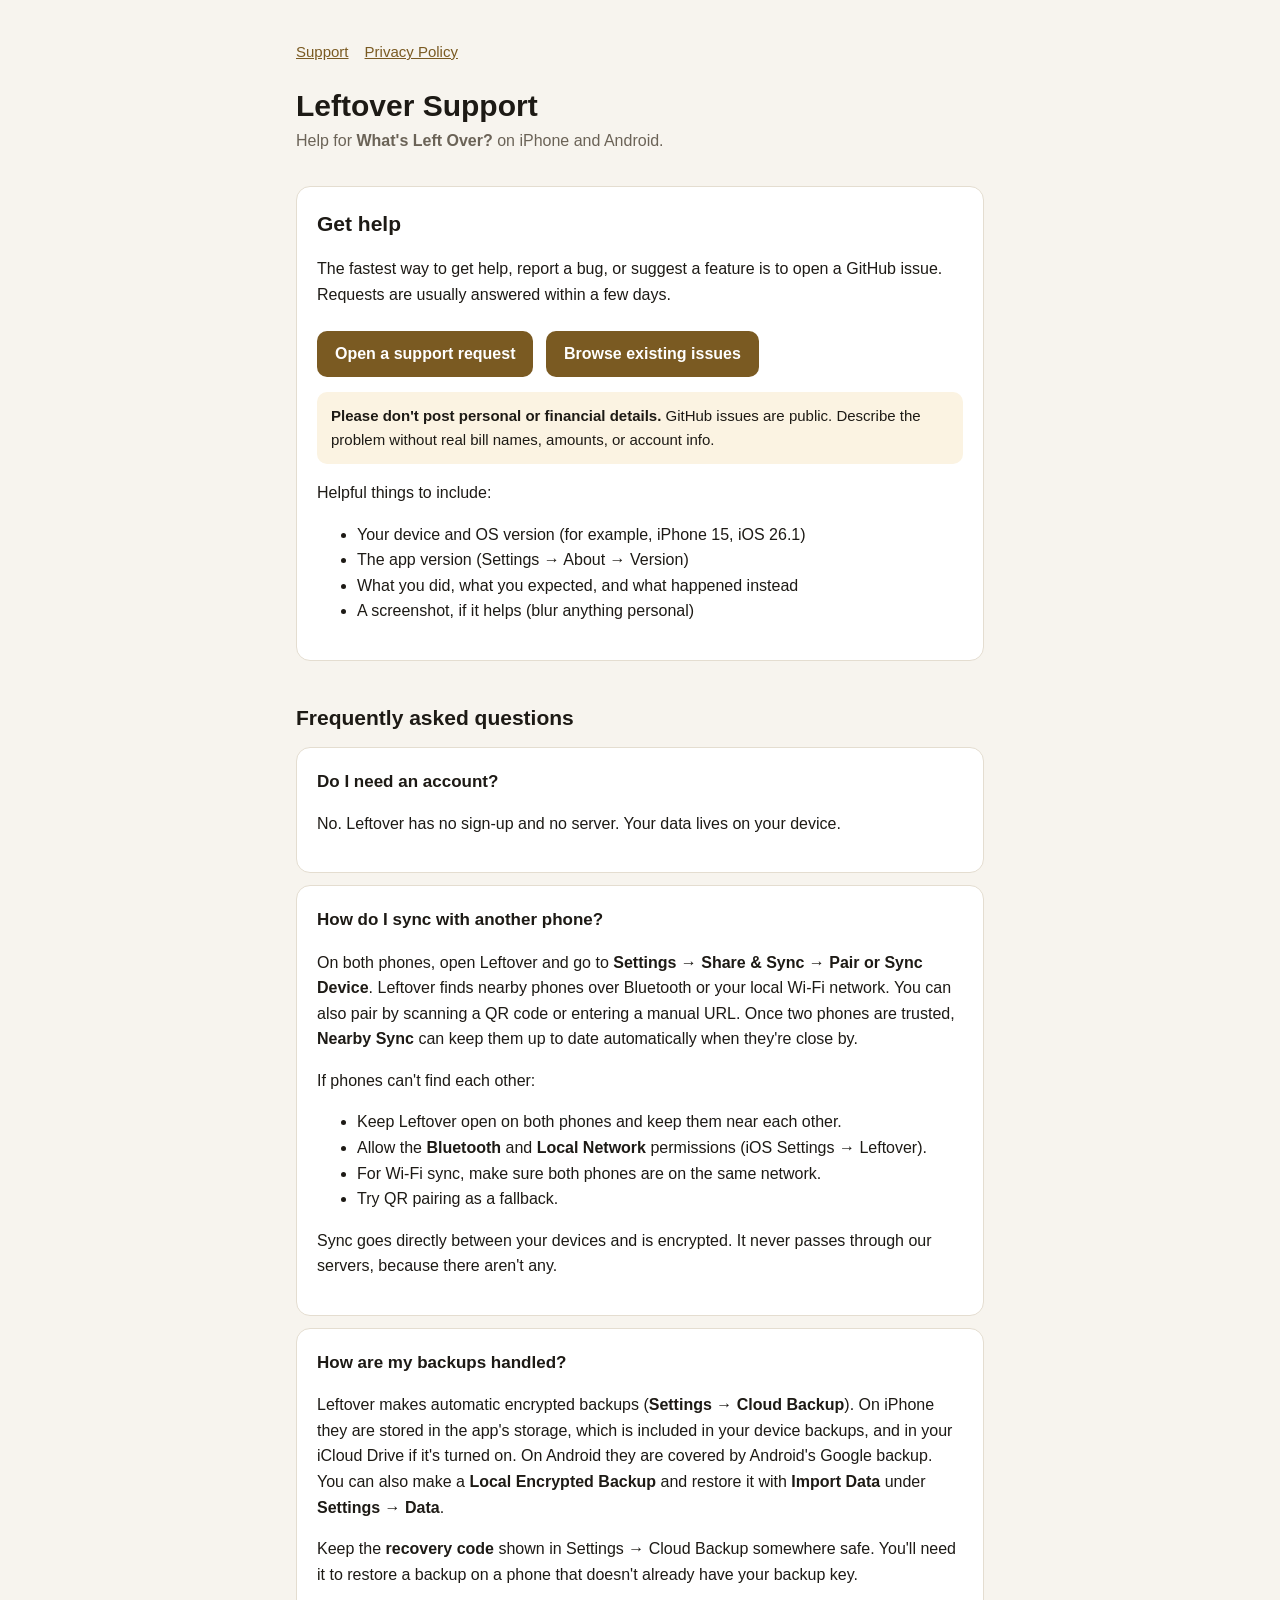
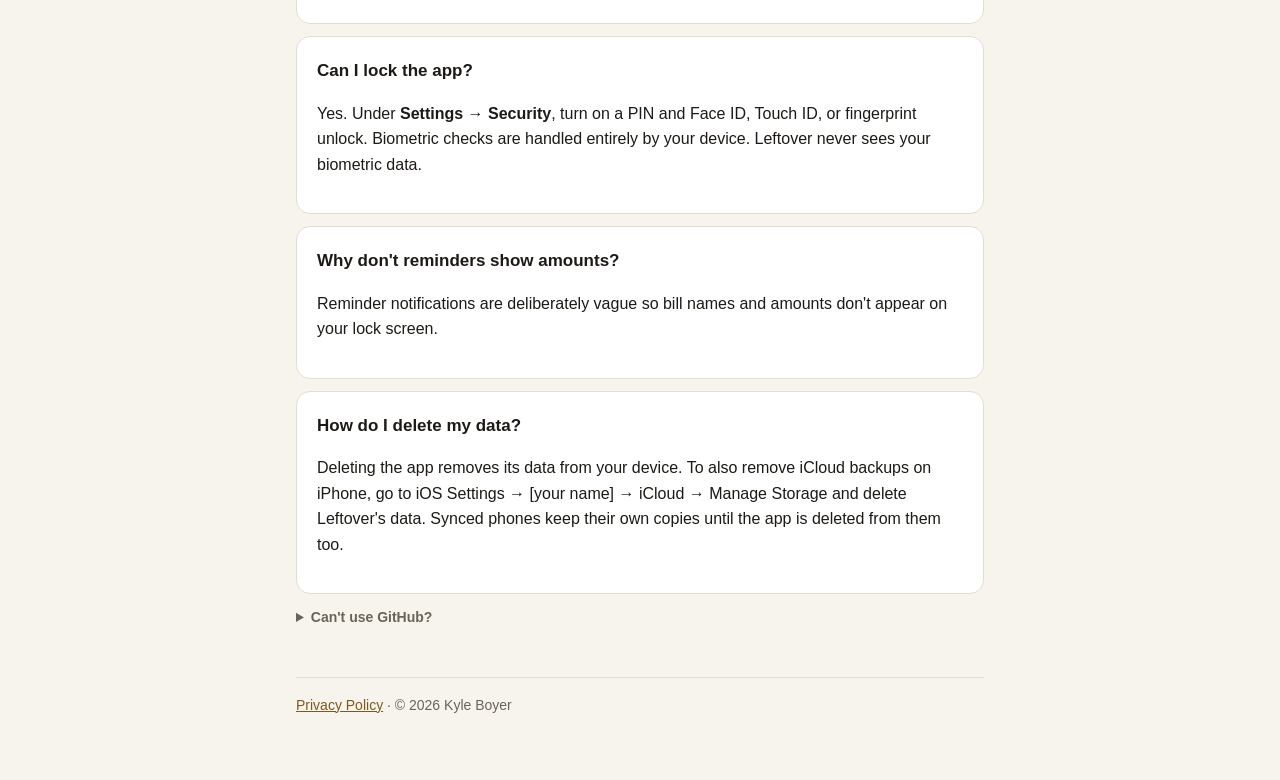
<file: index.html>
<!doctype html>
<html lang="en">
<head>
  <meta charset="utf-8">
  <meta name="viewport" content="width=device-width, initial-scale=1">
  <title>Leftover Support</title>
  <meta name="description" content="Help and support for What's Left Over? (Leftover), the local-first bill and budget app.">
  <link rel="stylesheet" href="style.css">
</head>
<body>
<main>
  <nav><a href="./">Support</a><a href="privacy.html">Privacy Policy</a></nav>

  <header>
    <h1>Leftover Support</h1>
    <p>Help for <strong>What's Left Over?</strong> on iPhone and Android.</p>
  </header>

  <section class="card">
    <h2 style="margin-top:0">Get help</h2>
    <p>The fastest way to get help, report a bug, or suggest a feature is to open a GitHub issue. Requests are usually answered within a few days.</p>
    <a class="button" href="https://github.com/KyleBoyer/leftover-support/issues/new/choose">Open a support request</a>
    <a class="button" href="https://github.com/KyleBoyer/leftover-support/issues">Browse existing issues</a>
    <p class="note"><strong>Please don't post personal or financial details.</strong> GitHub issues are public. Describe the problem without real bill names, amounts, or account info.</p>
    <p>Helpful things to include:</p>
    <ul>
      <li>Your device and OS version (for example, iPhone 15, iOS 26.1)</li>
      <li>The app version (Settings &rarr; About &rarr; Version)</li>
      <li>What you did, what you expected, and what happened instead</li>
      <li>A screenshot, if it helps (blur anything personal)</li>
    </ul>
  </section>

  <h2>Frequently asked questions</h2>

  <div class="card">
    <h3>Do I need an account?</h3>
    <p>No. Leftover has no sign-up and no server. Your data lives on your device.</p>
  </div>

  <div class="card">
    <h3>How do I sync with another phone?</h3>
    <p>On both phones, open Leftover and go to <strong>Settings &rarr; Share &amp; Sync &rarr; Pair or Sync Device</strong>. Leftover finds nearby phones over Bluetooth or your local Wi-Fi network. You can also pair by scanning a QR code or entering a manual URL. Once two phones are trusted, <strong>Nearby Sync</strong> can keep them up to date automatically when they're close by.</p>
    <p>If phones can't find each other:</p>
    <ul>
      <li>Keep Leftover open on both phones and keep them near each other.</li>
      <li>Allow the <strong>Bluetooth</strong> and <strong>Local Network</strong> permissions (iOS Settings &rarr; Leftover).</li>
      <li>For Wi-Fi sync, make sure both phones are on the same network.</li>
      <li>Try QR pairing as a fallback.</li>
    </ul>
    <p>Sync goes directly between your devices and is encrypted. It never passes through our servers, because there aren't any.</p>
  </div>

  <div class="card">
    <h3>How are my backups handled?</h3>
    <p>Leftover makes automatic encrypted backups (<strong>Settings &rarr; Cloud Backup</strong>). On iPhone they are stored in the app's storage, which is included in your device backups, and in your iCloud Drive if it's turned on. On Android they are covered by Android's Google backup. You can also make a <strong>Local Encrypted Backup</strong> and restore it with <strong>Import Data</strong> under <strong>Settings &rarr; Data</strong>.</p>
    <p>Keep the <strong>recovery code</strong> shown in Settings &rarr; Cloud Backup somewhere safe. You'll need it to restore a backup on a phone that doesn't already have your backup key.</p>
  </div>

  <div class="card">
    <h3>Can I lock the app?</h3>
    <p>Yes. Under <strong>Settings &rarr; Security</strong>, turn on a PIN and Face ID, Touch ID, or fingerprint unlock. Biometric checks are handled entirely by your device. Leftover never sees your biometric data.</p>
  </div>

  <div class="card">
    <h3>Why don't reminders show amounts?</h3>
    <p>Reminder notifications are deliberately vague so bill names and amounts don't appear on your lock screen.</p>
  </div>

  <div class="card">
    <h3>How do I delete my data?</h3>
    <p>Deleting the app removes its data from your device. To also remove iCloud backups on iPhone, go to iOS Settings &rarr; [your name] &rarr; iCloud &rarr; Manage Storage and delete Leftover's data. Synced phones keep their own copies until the app is deleted from them too.</p>
  </div>

  <details class="fine">
    <summary>Can't use GitHub?</summary>
    <p>If you can't open an issue, you can email the developer instead. GitHub issues get a faster reply.</p>
    <p><a href="#" id="contact">Email the developer</a></p>
    <noscript><p>Emailing requires JavaScript. Please <a href="https://github.com/KyleBoyer/leftover-support/issues/new/choose">open an issue</a> instead.</p></noscript>
  </details>

  <footer>
    <a href="privacy.html">Privacy Policy</a> &middot; &copy; 2026 Kyle Boyer
  </footer>
</main>
<script src="contact.js"></script>
</body>
</html>
</file>
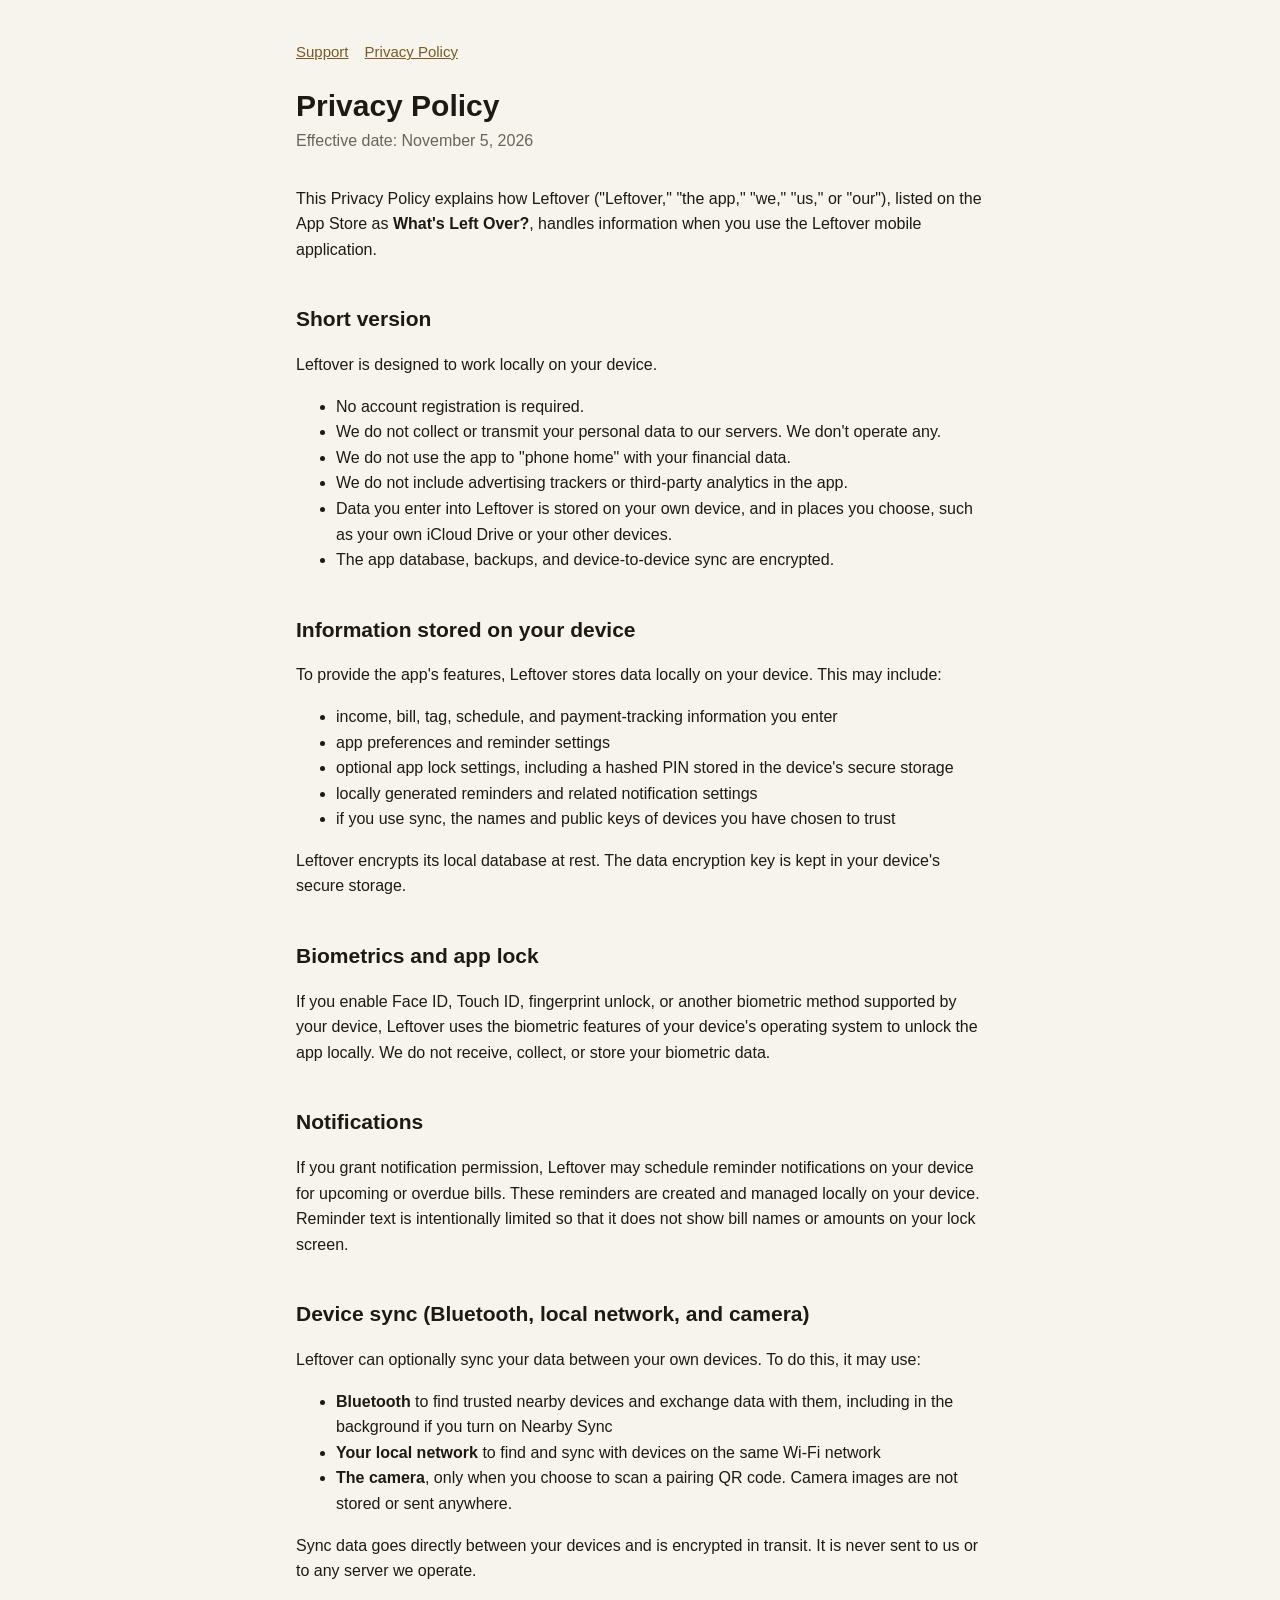
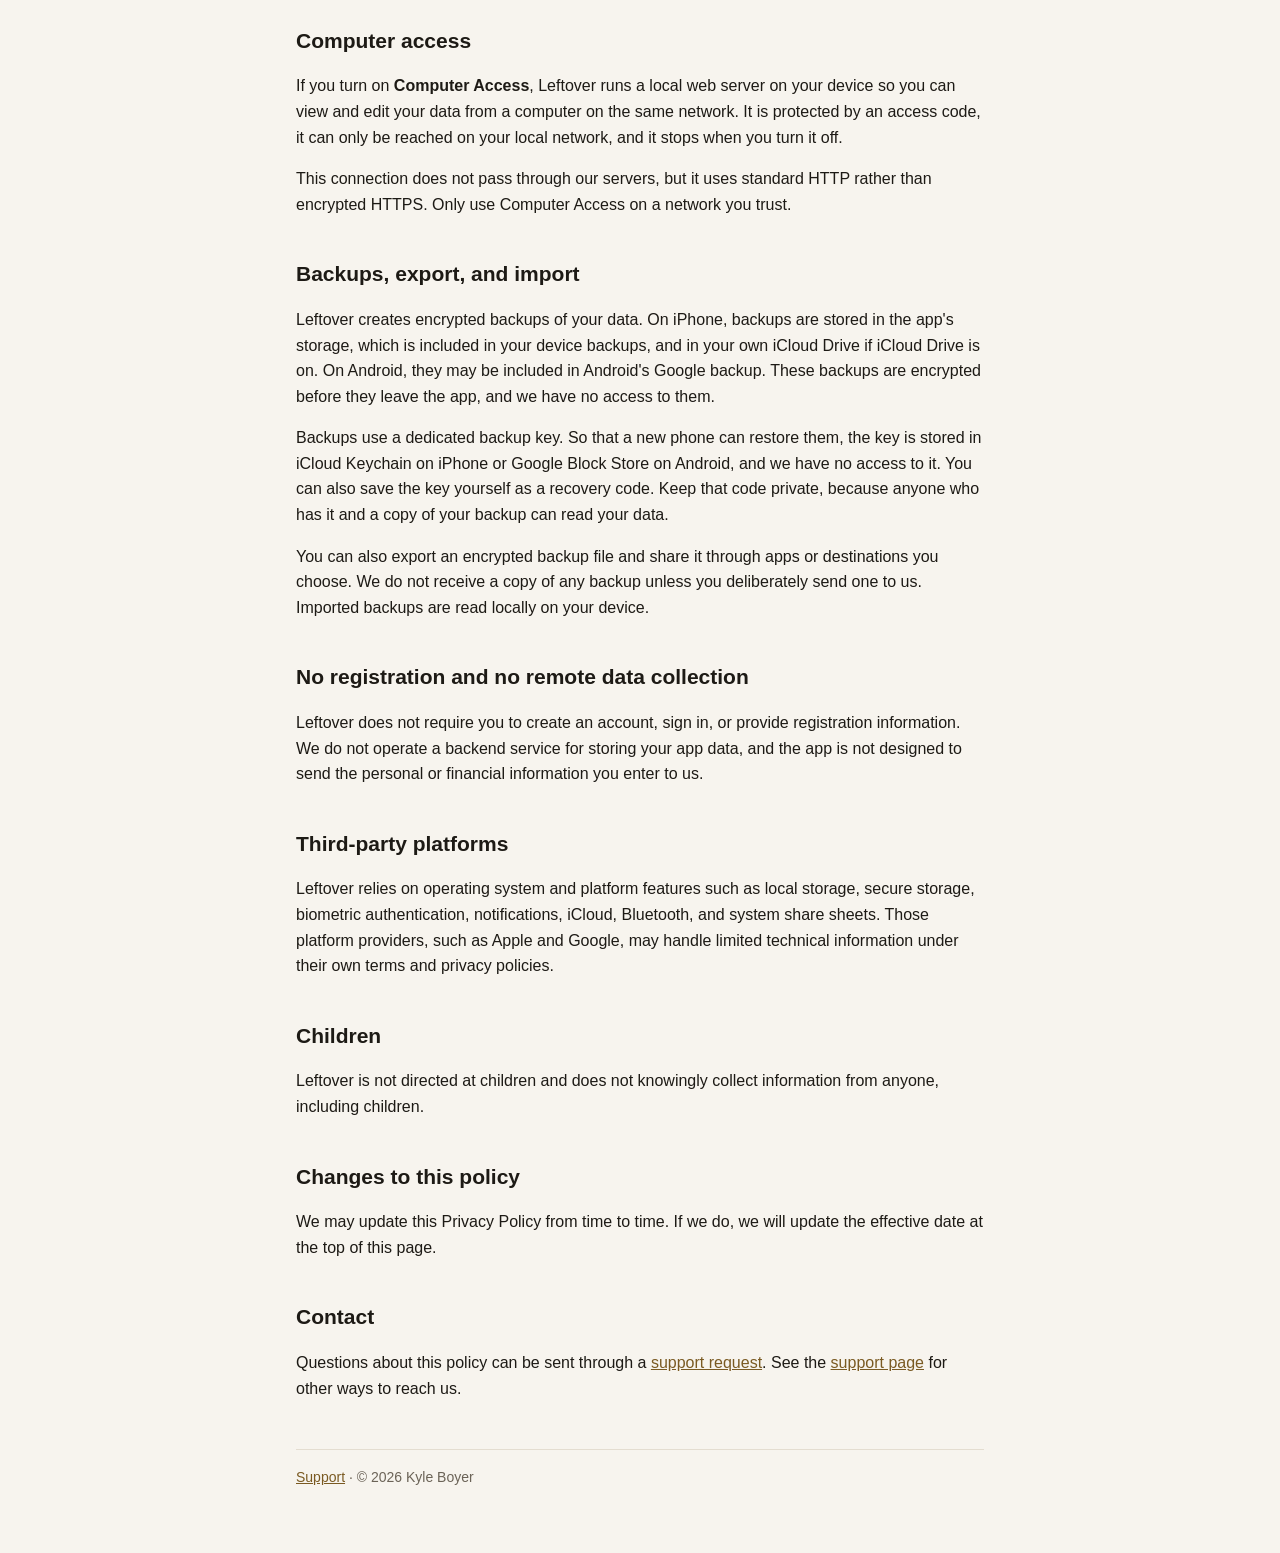
<file: privacy.html>
<!doctype html>
<html lang="en">
<head>
  <meta charset="utf-8">
  <meta name="viewport" content="width=device-width, initial-scale=1">
  <title>Leftover Privacy Policy</title>
  <meta name="description" content="Privacy policy for What's Left Over? (Leftover).">
  <link rel="stylesheet" href="style.css">
</head>
<body>
<main>
  <nav><a href="./">Support</a><a href="privacy.html">Privacy Policy</a></nav>

  <header>
    <h1>Privacy Policy</h1>
    <p>Effective date: November 5, 2026</p>
  </header>

  <p>This Privacy Policy explains how Leftover ("Leftover," "the app," "we," "us," or "our"), listed on the App Store as <strong>What's Left Over?</strong>, handles information when you use the Leftover mobile application.</p>

  <h2>Short version</h2>
  <p>Leftover is designed to work locally on your device.</p>
  <ul>
    <li>No account registration is required.</li>
    <li>We do not collect or transmit your personal data to our servers. We don't operate any.</li>
    <li>We do not use the app to "phone home" with your financial data.</li>
    <li>We do not include advertising trackers or third-party analytics in the app.</li>
    <li>Data you enter into Leftover is stored on your own device, and in places you choose, such as your own iCloud Drive or your other devices.</li>
    <li>The app database, backups, and device-to-device sync are encrypted.</li>
  </ul>

  <h2>Information stored on your device</h2>
  <p>To provide the app's features, Leftover stores data locally on your device. This may include:</p>
  <ul>
    <li>income, bill, tag, schedule, and payment-tracking information you enter</li>
    <li>app preferences and reminder settings</li>
    <li>optional app lock settings, including a hashed PIN stored in the device's secure storage</li>
    <li>locally generated reminders and related notification settings</li>
    <li>if you use sync, the names and public keys of devices you have chosen to trust</li>
  </ul>
  <p>Leftover encrypts its local database at rest. The data encryption key is kept in your device's secure storage.</p>

  <h2>Biometrics and app lock</h2>
  <p>If you enable Face ID, Touch ID, fingerprint unlock, or another biometric method supported by your device, Leftover uses the biometric features of your device's operating system to unlock the app locally. We do not receive, collect, or store your biometric data.</p>

  <h2>Notifications</h2>
  <p>If you grant notification permission, Leftover may schedule reminder notifications on your device for upcoming or overdue bills. These reminders are created and managed locally on your device. Reminder text is intentionally limited so that it does not show bill names or amounts on your lock screen.</p>

  <h2>Device sync (Bluetooth, local network, and camera)</h2>
  <p>Leftover can optionally sync your data between your own devices. To do this, it may use:</p>
  <ul>
    <li><strong>Bluetooth</strong> to find trusted nearby devices and exchange data with them, including in the background if you turn on Nearby Sync</li>
    <li><strong>Your local network</strong> to find and sync with devices on the same Wi-Fi network</li>
    <li><strong>The camera</strong>, only when you choose to scan a pairing QR code. Camera images are not stored or sent anywhere.</li>
  </ul>
  <p>Sync data goes directly between your devices and is encrypted in transit. It is never sent to us or to any server we operate.</p>

  <h2>Computer access</h2>
  <p>If you turn on <strong>Computer Access</strong>, Leftover runs a local web server on your device so you can view and edit your data from a computer on the same network. It is protected by an access code, it can only be reached on your local network, and it stops when you turn it off.</p>
  <p>This connection does not pass through our servers, but it uses standard HTTP rather than encrypted HTTPS. Only use Computer Access on a network you trust.</p>

  <h2>Backups, export, and import</h2>
  <p>Leftover creates encrypted backups of your data. On iPhone, backups are stored in the app's storage, which is included in your device backups, and in your own iCloud Drive if iCloud Drive is on. On Android, they may be included in Android's Google backup. These backups are encrypted before they leave the app, and we have no access to them.</p>
  <p>Backups use a dedicated backup key. So that a new phone can restore them, the key is stored in iCloud Keychain on iPhone or Google Block Store on Android, and we have no access to it. You can also save the key yourself as a recovery code. Keep that code private, because anyone who has it and a copy of your backup can read your data.</p>
  <p>You can also export an encrypted backup file and share it through apps or destinations you choose. We do not receive a copy of any backup unless you deliberately send one to us. Imported backups are read locally on your device.</p>

  <h2>No registration and no remote data collection</h2>
  <p>Leftover does not require you to create an account, sign in, or provide registration information. We do not operate a backend service for storing your app data, and the app is not designed to send the personal or financial information you enter to us.</p>

  <h2>Third-party platforms</h2>
  <p>Leftover relies on operating system and platform features such as local storage, secure storage, biometric authentication, notifications, iCloud, Bluetooth, and system share sheets. Those platform providers, such as Apple and Google, may handle limited technical information under their own terms and privacy policies.</p>

  <h2>Children</h2>
  <p>Leftover is not directed at children and does not knowingly collect information from anyone, including children.</p>

  <h2>Changes to this policy</h2>
  <p>We may update this Privacy Policy from time to time. If we do, we will update the effective date at the top of this page.</p>

  <h2>Contact</h2>
  <p>Questions about this policy can be sent through a <a href="https://github.com/KyleBoyer/leftover-support/issues/new/choose">support request</a>. See the <a href="./">support page</a> for other ways to reach us.</p>

  <footer>
    <a href="./">Support</a> &middot; &copy; 2026 Kyle Boyer
  </footer>
</main>
</body>
</html>
</file>
<file: style.css>
:root {
  --bg: #f7f4ee;
  --surface: #ffffff;
  --text: #1d1a15;
  --muted: #6b6357;
  --border: #e4ddd0;
  --accent: #7a5a22;
  --accent-text: #ffffff;
  --note-bg: #fbf3e2;
}

@media (prefers-color-scheme: dark) {
  :root {
    --bg: #0a0a0c;
    --surface: #16151a;
    --text: #ece8e1;
    --muted: #a39b8f;
    --border: #2a2830;
    --accent: #d4a85a;
    --accent-text: #16120c;
    --note-bg: #221d14;
  }
}

* { box-sizing: border-box; }

body {
  margin: 0;
  background: var(--bg);
  color: var(--text);
  font: 16px/1.6 -apple-system, BlinkMacSystemFont, "Segoe UI", Roboto, Helvetica, Arial, sans-serif;
}

main {
  max-width: 720px;
  margin: 0 auto;
  padding: 40px 16px 64px;
}

header { margin-bottom: 32px; }
header p { color: var(--muted); margin: 4px 0 0; }

nav { margin-bottom: 24px; font-size: 15px; }
nav a { margin-right: 16px; }

h1 { font-size: 30px; line-height: 1.2; margin: 0; }
h2 { font-size: 21px; margin: 40px 0 12px; }
h3 { font-size: 17px; margin: 0 0 6px; }

a { color: var(--accent); }

.card {
  background: var(--surface);
  border: 1px solid var(--border);
  border-radius: 14px;
  padding: 20px;
  margin: 12px 0;
}

.button {
  display: inline-block;
  background: var(--accent);
  color: var(--accent-text);
  text-decoration: none;
  font-weight: 600;
  padding: 10px 18px;
  border-radius: 10px;
  margin: 8px 8px 0 0;
}

.note {
  background: var(--note-bg);
  border-radius: 10px;
  padding: 12px 14px;
  font-size: 15px;
}

details { margin: 8px 0; }
summary { cursor: pointer; font-weight: 600; }
details > :not(summary) { margin-top: 8px; }

.fine { color: var(--muted); font-size: 14px; }

.copy {
  font: inherit;
  font-size: 13px;
  color: var(--text);
  background: var(--surface);
  border: 1px solid var(--border);
  border-radius: 6px;
  padding: 2px 10px;
  margin-left: 6px;
  cursor: pointer;
}

footer {
  margin-top: 48px;
  padding-top: 16px;
  border-top: 1px solid var(--border);
  color: var(--muted);
  font-size: 14px;
}
</file>
